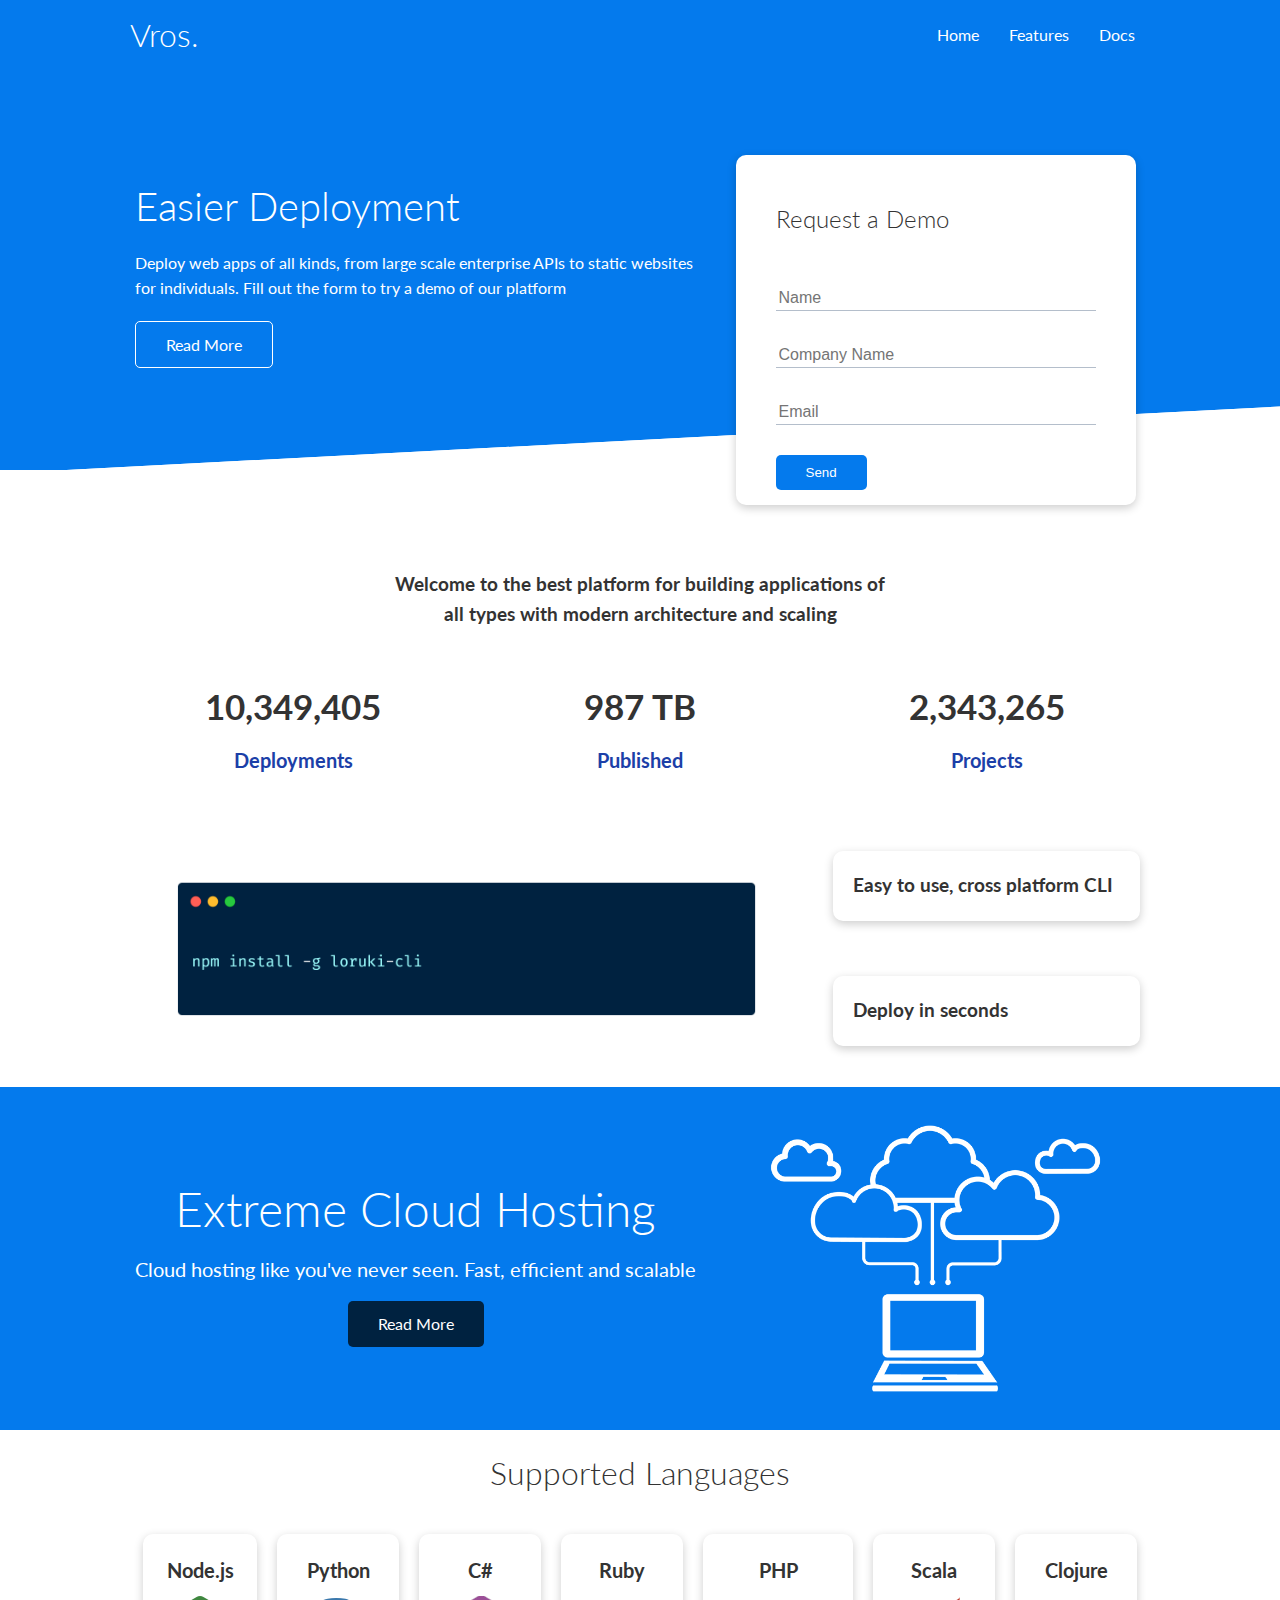
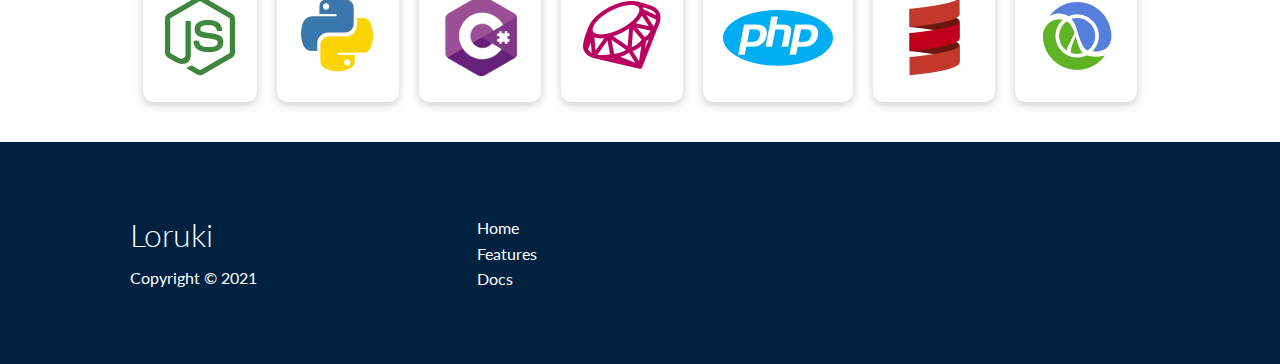
<file: index.html>
<!DOCTYPE html>
<html lang="en">
<head>
    <meta charset="UTF-8">
    <meta name="viewport" content="width=device-width, initial-scale=1.0">
    <link rel="stylesheet" href="https://cdnjs.cloudflare.com/ajax/libs/font-awesome/5.15.1/css/all.min.css" integrity="sha512-+4zCK9k+qNFUR5X+cKL9EIR+ZOhtIloNl9GIKS57V1MyNsYpYcUrUeQc9vNfzsWfV28IaLL3i96P9sdNyeRssA==" crossorigin="anonymous" />
    <link rel="stylesheet" href="css/utilities.css">
    <link rel="stylesheet" href="css/style.css">
    <title>VrosX | Cloud Hosting For Everyone</title>
</head>
<body>
    <!-- Navbar -->
    <div class="navbar">
        <div class="container flex">
            <h1 class="logo">Vros.</h1>
            <nav>
                <ul>
                    <li><a href="index.html">Home</a></li>
                    <li><a href="features.html">Features</a></li>
                    <li><a href="docs.html">Docs</a></li>
                </ul>
            </nav>
        </div>
    </div>
    
    <!-- Showcase -->
    <section class="showcase">
        <div class="container grid">
            <div class="showcase-text">
                <h1>Easier Deployment</h1>
                <p>Deploy web apps of all kinds, from large scale enterprise APIs to static websites for individuals. Fill out the form to try a demo of our platform</p>
                <a href="features.html" class="btn btn-outline">Read More</a>
            </div>

            <div class="showcase-form card">
                <h2>Request a Demo</h2>
                  <form name="contact" netlify-honeypot="bot-field" method="POST" data-netlify="true">
                    <input type="hidden" name="form-name" value="contact">
                    <p class="hidden">
                        <label>Don’t fill this out if you're human: <input name="bot-field" /></label>
                      </p>
                    <div class="form-control">
                        <input type="text" name="name" placeholder="Name" required>
                    </div>
                    <div class="form-control">
                        <input type="text" name="company" placeholder="Company Name" required>
                    </div>
                    <div class="form-control">
                        <input type="email" name="email" placeholder="Email" required>
                    </div>
                    <input type="submit" value="Send" class="btn btn-primary">
                </form>
            </div>
        </div>
    </section>

    <!-- Stats -->
    <section class="stats">
        <div class="container">
            <h3 class="stats-heading text-center my-1">
                Welcome to the best platform for building applications of all types with modern architecture and scaling
            </h3>

            <div class="grid grid-3 text-center my-4">
                <div>
                    <i class="fas fa-server fa-3x"></i>
                    <h3>10,349,405</h3>
                    <p class="text-secondary">Deployments</p>
                </div>
                <div>
                    <i class="fas fa-upload fa-3x"></i>
                    <h3>987 TB</h3>
                    <p class="text-secondary">Published</p>
                </div>
                <div>
                    <i class="fas fa-project-diagram fa-3x"></i>
                    <h3>2,343,265</h3>
                    <p class="text-secondary">Projects</p>
                </div>
            </div>
        </div>
    </section>

    <!-- Cli -->
    <section class="cli">
        <div class="container grid">
            <img src="images/cli.png" alt="">
            <div class="card">
                <h3>Easy to use, cross platform CLI</h3>
            </div>
            <div class="card">
                <h3>Deploy in seconds</h3>
            </div>
        </div>
    </section>

    <!-- Cloud -->
    <section class="cloud bg-primary my-2 py-2">
        <div class="container grid">
            <div class="text-center">
                <h2 class="lg">Extreme Cloud Hosting</h2>
                <p class="lead my-1">Cloud hosting like you've never seen. Fast, efficient and scalable</p>
                <a href="features.html" class="btn btn-dark">Read More</a>
            </div>
            <img src="images/cloud.png" alt="">
        </div>
    </section>

    <!-- Languages -->
    <section class="languages">
        <h2 class="md text-center my-2">
            Supported Languages
        </h2>
        <div class="container flex">
            <div class="card">
                <h4>Node.js</h4>
                <img src="images/logos/node.png" alt="">
            </div>
            <div class="card">
                <h4>Python</h4>
                <img src="images/logos/python.png" alt="">
              </div>
              <div class="card">
                <h4>C#</h4>
                <img src="images/logos/csharp.png" alt="">
              </div>
              <div class="card">
                <h4>Ruby</h4>
                <img src="images/logos/ruby.png" alt="">
              </div>
              <div class="card">
                <h4>PHP</h4>
                <img src="images/logos/php.png" alt="">
              </div>
              <div class="card">
                <h4>Scala</h4>
                <img src="images/logos/scala.png" alt="">
              </div>
              <div class="card">
                <h4>Clojure</h4>
                <img src="images/logos/clojure.png" alt="">
              </div>
        </div>
    </section>

    <!-- Footer -->
    <footer class="footer bg-dark py-5">
        <div class="container grid grid-3">
            <div>
                <h1>Loruki
                </h1>
                <p>Copyright &copy; 2021</p>
            </div>
            <nav>
                <ul>
                    <li><a href="index.html">Home</a></li>
                    <li><a href="features.html">Features</a></li>
                    <li><a href="docs.html">Docs</a></li>
                </ul>
            </nav>
            <div class="social">
                <a href="#"><i class="fab fa-github fa-2x"></i></a>
                <a href="#"><i class="fab fa-facebook fa-2x"></i></a>
                <a href="https://www.instagram.com/tresnohdyt/"><i class="fab fa-instagram fa-2x"></i></a>
                <a href="#"><i class="fab fa-twitter fa-2x"></i></a>
                <a href="https://discord.gg/2uYAz2j"><i class="fab fa-discord fa-2x"></i></a>
            </div>
        </div>
    </footer>
</body>
</html>
</file>
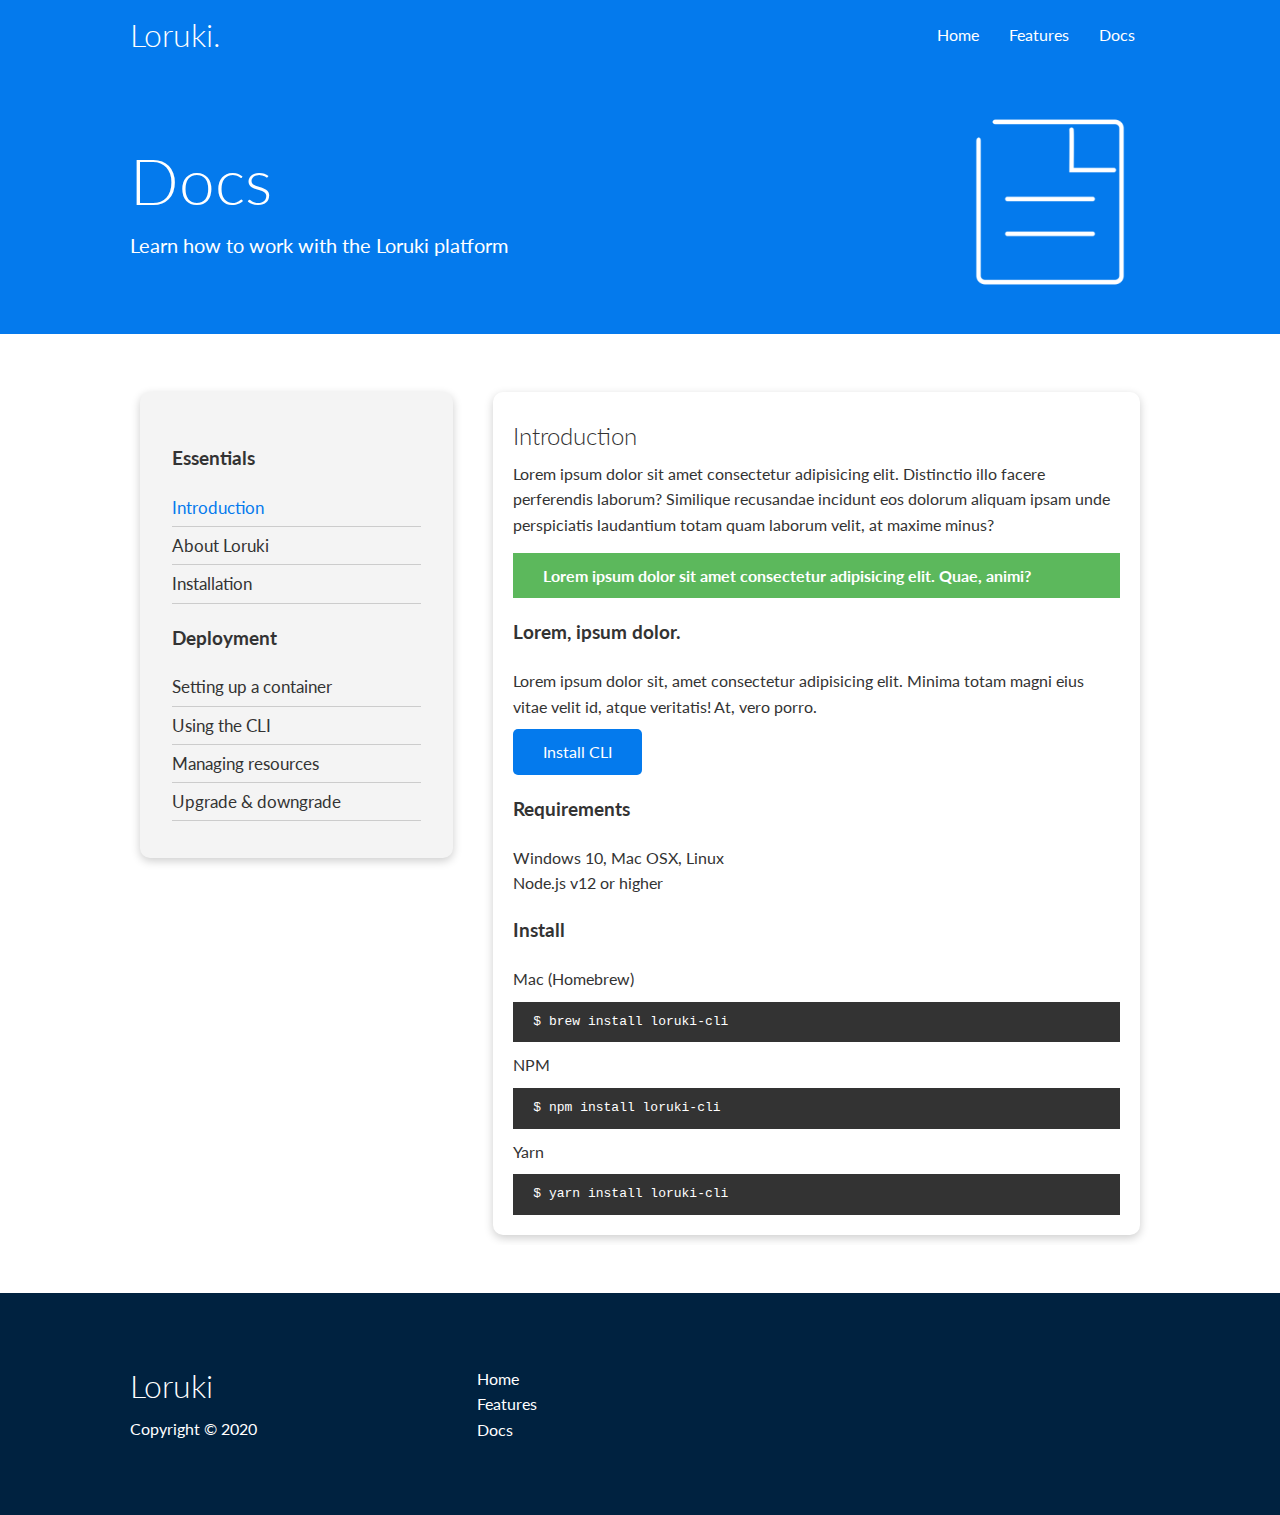
<file: docs.html>
<!DOCTYPE html>
<html lang="en">
<head>
    <meta charset="UTF-8">
    <meta name="viewport" content="width=device-width, initial-scale=1.0">
    <link rel="stylesheet" href="https://cdnjs.cloudflare.com/ajax/libs/font-awesome/5.15.1/css/all.min.css" integrity="sha512-+4zCK9k+qNFUR5X+cKL9EIR+ZOhtIloNl9GIKS57V1MyNsYpYcUrUeQc9vNfzsWfV28IaLL3i96P9sdNyeRssA==" crossorigin="anonymous" />
    <link rel="stylesheet" href="css/utilities.css">
    <link rel="stylesheet" href="css/style.css">
    <title>Loruki | Cloud Hosting For Everyone</title>
</head>
<body>
    <!-- Navbar -->
    <div class="navbar">
        <div class="container flex">
            <h1 class="logo">Loruki.</h1>
            <nav>
                <ul>
                    <li><a href="index.html">Home</a></li>
                    <li><a href="features.html">Features</a></li>
                    <li><a href="docs.html">Docs</a></li>
                </ul>
            </nav>
        </div>
    </div>

    <!-- Head -->
    <section class="docs-head bg-primary py-3">
        <div class="container grid">
            <div>
                <h1 class="xl">Docs</h1>
                <p class="lead">
                    Learn how to work with the Loruki platform
                </p>
            </div>
            <img src="images/docs.png" alt="">
        </div>
    </section>

    <!-- Docs main -->
    <section class="docs-main my-4">
        <div class="container grid">
            <div class="card bg-light p-3">
                <h3 class="my-2">Essentials</h3>
                <nav>
                    <ul>
                        <li><a class="text-primary" href="#">Introduction</a></li>
                        <li><a href="#">About Loruki</a></li>
                        <li><a href="#">Installation</a></li>
                    </ul>
                </nav>

                <h3 class="my-2">Deployment</h3>
                <nav>
                    <ul>
                        <li><a href="#">Setting up a container</a></li>
							<li><a href="#">Using the CLI</a></li>
							<li><a href="#">Managing resources</a></li>
							<li><a href="#">Upgrade & downgrade</a></li>
                    </ul>
                </nav>
            </div>
            <div class="card">
                <h2>Introduction</h2>
                <p>Lorem ipsum dolor sit amet consectetur adipisicing elit. Distinctio illo facere perferendis laborum? Similique recusandae incidunt eos dolorum aliquam ipsam unde perspiciatis laudantium totam quam laborum velit, at maxime minus?</p>

                <div class="alert alert-success">
                    <i class="fas fa-info"></i> Lorem ipsum dolor sit amet consectetur adipisicing elit. Quae, animi?
                </div>

                <h3>Lorem, ipsum dolor.</h3>
                <p>Lorem ipsum dolor sit, amet consectetur adipisicing elit. Minima totam magni eius vitae velit id, atque veritatis! At, vero porro.</p>
                <a href="#" class="btn btn-primary">Install CLI</a>

                <h3>Requirements</h3>
                <ul>
                    <li>Windows 10, Mac OSX, Linux</li>
                    <li>Node.js v12 or higher</li>
                </ul>

                <h3>Install</h3>
                <p>Mac (Homebrew)</p>
                <pre><code>$ brew install loruki-cli</code></pre>
                <p>NPM</p>
                <pre><code>$ npm install loruki-cli</code></pre>
                <p>Yarn</p>
                <pre><code>$ yarn install loruki-cli</code></pre>

            </div>
        </div>
    </section>
    
    <!-- Footer -->
    <footer class="footer bg-dark py-5">
        <div class="container grid grid-3">
            <div>
                <h1>Loruki
                </h1>
                <p>Copyright &copy; 2020</p>
            </div>
            <nav>
                <ul>
                    <li><a href="index.html">Home</a></li>
                    <li><a href="features.html">Features</a></li>
                    <li><a href="docs.html">Docs</a></li>
                </ul>
            </nav>
            <div class="social">
                <a href="#"><i class="fab fa-github fa-2x"></i></a>
                <a href="#"><i class="fab fa-facebook fa-2x"></i></a>
                <a href="https://www.instagram.com/tresnohdyt/"><i class="fab fa-instagram fa-2x"></i></a>
                <a href="#"><i class="fab fa-twitter fa-2x"></i></a>
                <a href="https://discord.gg/2uYAz2j"><i class="fab fa-discord fa-2x"></i></a>
            </div>
        </div>
    </footer>
</body>
</html>
</file>
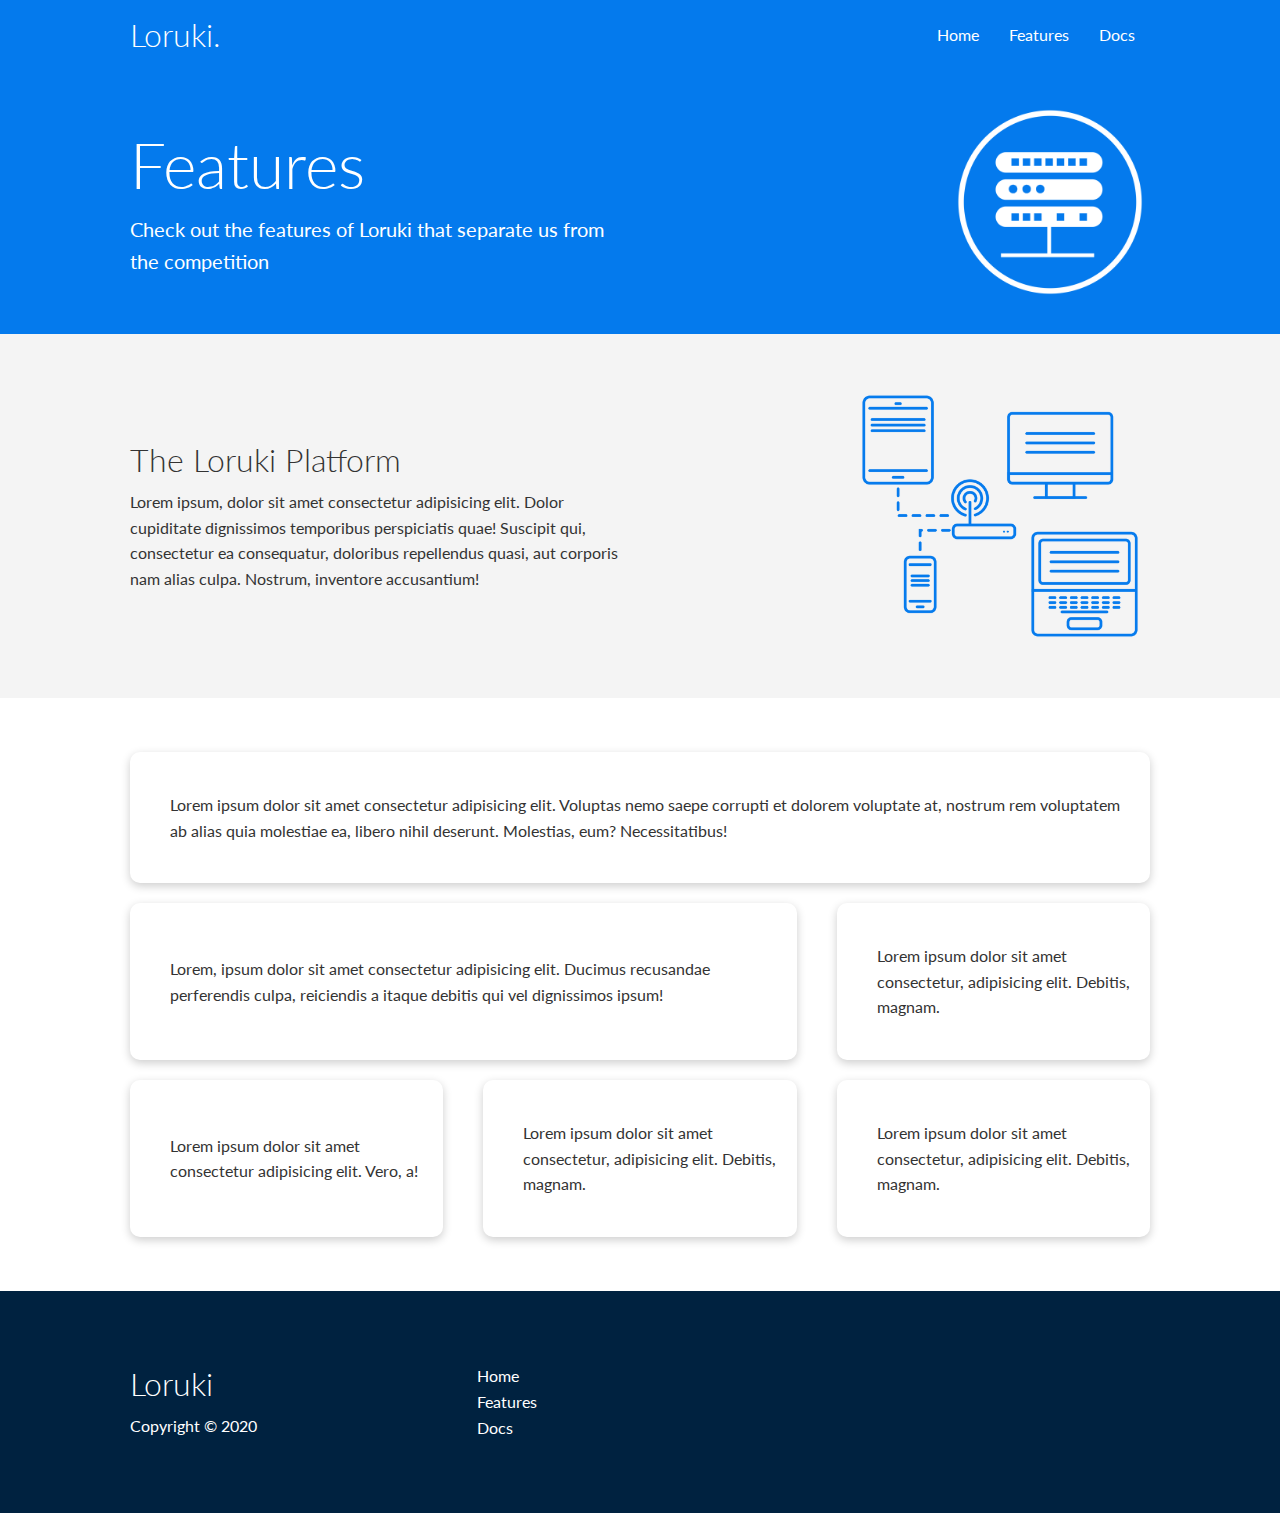
<file: features.html>
<!DOCTYPE html>
<html lang="en">
<head>
    <meta charset="UTF-8">
    <meta name="viewport" content="width=device-width, initial-scale=1.0">
    <link rel="stylesheet" href="https://cdnjs.cloudflare.com/ajax/libs/font-awesome/5.15.1/css/all.min.css" integrity="sha512-+4zCK9k+qNFUR5X+cKL9EIR+ZOhtIloNl9GIKS57V1MyNsYpYcUrUeQc9vNfzsWfV28IaLL3i96P9sdNyeRssA==" crossorigin="anonymous" />
    <link rel="stylesheet" href="css/utilities.css">
    <link rel="stylesheet" href="css/style.css">
    <title>Loruki | Cloud Hosting For Everyone</title>
</head>
<body>
    <!-- Navbar -->
    <div class="navbar">
        <div class="container flex">
            <h1 class="logo">Loruki.</h1>
            <nav>
                <ul>
                    <li><a href="index.html">Home</a></li>
                    <li><a href="features.html">Features</a></li>
                    <li><a href="docs.html">Docs</a></li>
                </ul>
            </nav>
        </div>
    </div>

    <!-- Head -->
    <section class="features-head bg-primary py-3">
        <div class="container grid">
            <div>
                <h1 class="xl">Features</h1>
                <p class="lead">
                    Check out the features of Loruki that separate us from the
						competition
                </p>
            </div>
            <img src="images/server.png" alt="">
        </div>
    </section>

    <!-- Sub head -->
    <section class="features-sub-head bg-light py-3">
        <div class="container grid">
            <div>
                <h1 class="md">The Loruki Platform</h1>
                <p>
                    Lorem ipsum, dolor sit amet consectetur adipisicing elit. Dolor cupiditate dignissimos temporibus perspiciatis quae! Suscipit qui, consectetur ea consequatur, doloribus repellendus quasi, aut corporis nam alias culpa. Nostrum, inventore accusantium!
                </p>
            </div>
            <img src="images/server2.png" alt="">
        </div>
    </section>

    <section class="features-main my-2">
        <div class="container grid grid-3">
            <div class="card flex">
                <i class="fas fa-server fa-3x"></i>
                <p>Lorem ipsum dolor sit amet consectetur adipisicing elit. Voluptas nemo saepe corrupti et dolorem voluptate at, nostrum rem voluptatem ab alias quia molestiae ea, libero nihil deserunt. Molestias, eum? Necessitatibus!</p>
            </div>
            <div class="card flex">
                <i class="fas fa-network-wired fa-3x"></i>
                <p>
                    Lorem, ipsum dolor sit amet consectetur adipisicing elit. Ducimus
                    recusandae perferendis culpa, reiciendis a itaque debitis qui vel
                    dignissimos ipsum!
                </p>
            </div>
            <div class="card flex">
                <i class="fas fa-laptop-code fa-3x"></i>
                <p>
                    Lorem ipsum dolor sit amet consectetur, adipisicing elit. Debitis,
                    magnam.
                </p>
            </div>
            <div class="card flex">
                <i class="fas fa-database fa-3x"></i>
                <p>
                    Lorem ipsum dolor sit amet consectetur adipisicing elit. Vero, a!
                </p>
            </div>
            <div class="card flex">
                <i class="fas fa-power-off fa-3x"></i>
                <p>
                    Lorem ipsum dolor sit amet consectetur, adipisicing elit. Debitis,
                    magnam.
                </p>
            </div>
            <div class="card flex">
                <i class="fas fa-upload fa-3x"></i>
                <p>
                    Lorem ipsum dolor sit amet consectetur, adipisicing elit. Debitis,
                    magnam.
                </p>
            </div>
        </div>
    </section>

    <!-- Footer -->
    <footer class="footer bg-dark py-5">
        <div class="container grid grid-3">
            <div>
                <h1>Loruki
                </h1>
                <p>Copyright &copy; 2020</p>
            </div>
            <nav>
                <ul>
                    <li><a href="index.html">Home</a></li>
                    <li><a href="features.html">Features</a></li>
                    <li><a href="docs.html">Docs</a></li>
                </ul>
            </nav>
            <div class="social">
                <a href="#"><i class="fab fa-github fa-2x"></i></a>
                <a href="#"><i class="fab fa-facebook fa-2x"></i></a>
                <a href="https://www.instagram.com/tresnohdyt/"><i class="fab fa-instagram fa-2x"></i></a>
                <a href="#"><i class="fab fa-twitter fa-2x"></i></a>
                <a href="https://discord.gg/2uYAz2j"><i class="fab fa-discord fa-2x"></i></a>
            </div>
        </div>
    </footer>
</body>
</html>
</file>
<file: css/utilities.css>
.container {
    max-width: 1100px;
    margin: 0 auto;
    overflow: auto;
    padding: 0 40px;
  }
  
  .card {
    background-color: #fff;
    color: #333;
    border-radius: 10px;
    box-shadow: 0 3px 10px rgba(0, 0, 0, 0.2);
    padding: 20px;
    margin: 10px;
  }
  
  .btn {
    display: inline-block;
    padding: 10px 30px;
    cursor: pointer;
    background: var(--primary-color);
    color: #fff;
    border: none;
    border-radius: 5px;
  }
  
  .btn-outline {
    background-color: transparent;
    border: 1px #fff solid;
  }
  
  .btn:hover {
    transform: scale(0.98);
  }
  
  /* Backgrounds & colored buttons */
  .bg-primary,
  .btn-primary {
    background-color: var(--primary-color);
    color: #fff;
  }
  
  .bg-secondary,
  .btn-secondary {
    background-color: var(--secondary-color);
    color: #fff;
  }
  
  .bg-dark,
  .btn-dark {
    background-color: var(--dark-color);
    color: #fff;
  }
  
  .bg-light,
  .btn-light {
    background-color: var(--light-color);
    color: #333;
  }
  
  .bg-primary a,
  .btn-primary a,
  .bg-secondary a,
  .btn-secondary a,
  .bg-dark a,
  .btn-dark a {
    color: #fff;
  }
  
  /* Text colors */
  .text-primary {
    color: var(--primary-color);
  }
  
  .text-secondary {
    color: var(--secondary-color);
  }
  
  .text-dark {
    color: var(--dark-color);
  }
  
  .text-light {
    color: var(--light-color);
  }
  
  /* Text sizes */
  .lead {
    font-size: 20px;
  }
  
  .sm {
    font-size: 1rem;
  }
  
  .md {
    font-size: 2rem;
  }
  
  .lg {
    font-size: 3rem;
  }
  
  .xl {
    font-size: 4rem;
  }
  
  .text-center {
    text-align: center;
  }
  
  /* Alert */
  .alert {
    background-color: var(--light-color);
    padding: 10px 20px;
    font-weight: bold;
    margin: 15px 0;
  }
  
  .alert i {
    margin-right: 10px;
  }
  
  .alert-success {
    background-color: var(--success-color);
    color: #fff;
  }
  
  .alert-error {
    background-color: var(--error-color);
    color: #fff;
  }
  
  .flex {
    display: flex;
    justify-content: center;
    align-items: center;
    height: 100%;
  }
  
  .grid {
    display: grid;
    grid-template-columns: repeat(2, 1fr);
    gap: 20px;
    justify-content: center;
    align-items: center;
    height: 100%;
  }
  
  .grid-3 {
    grid-template-columns: repeat(3, 1fr);
  }
  
  /* Margin */
  .my-1 {
    margin: 1rem 0;
  }
  
  .my-2 {
    margin: 1.5rem 0;
  }
  
  .my-3 {
    margin: 2rem 0;
  }
  
  .my-4 {
    margin: 3rem 0;
  }
  
  .my-5 {
    margin: 4rem 0;
  }
  
  .m-1 {
    margin: 1rem;
  }
  
  .m-2 {
    margin: 1.5rem;
  }
  
  .m-3 {
    margin: 2rem;
  }
  
  .m-4 {
    margin: 3rem;
  }
  
  .m-5 {
    margin: 4rem;
  }
  
  /* Padding */
  .py-1 {
    padding: 1rem 0;
  }
  
  .py-2 {
    padding: 1.5rem 0;
  }
  
  .py-3 {
    padding: 2rem 0;
  }
  
  .py-4 {
    padding: 3rem 0;
  }
  
  .py-5 {
    padding: 4rem 0;
  }
  
  .p-1 {
    padding: 1rem;
  }
  
  .p-2 {
    padding: 1.5rem;
  }
  
  .p-3 {
    padding: 2rem;
  }
  
  .p-4 {
    padding: 3rem;
  }
  
  .p-5 {
    padding: 4rem;
  }
</file>
<file: css/style.css>
@import url('https://fonts.googleapis.com/css2?family=Lato:wght@300&display=swap');

:root {
  --primary-color: #047aed;
  --secondary-color: #1c3fa8;
  --dark-color: #002240;
  --light-color: #f4f4f4;
  --success-color: #5cb85c;
  --error-color: #d9534f;
}

* {
  box-sizing: border-box;
  padding: 0;
  margin: 0;
}

body {
  font-family: 'Lato', sans-serif;
  color: #333;
  line-height: 1.6;
}

ul {
  list-style-type: none;
}

a {
  text-decoration: none;
  color: #333;
}

h1,
h2 {
  font-weight: 300;
  line-height: 1.2;
  margin: 10px 0;
}

p {
  margin: 10px 0;
}

img {
  width: 100%;
}

code,
pre {
  background: #333;
  color: #fff;
  padding: 10px;
}

.hidden {
  visibility: hidden;
  height: 0;
}

/* Navbar */
.navbar {
  background-color: var(--primary-color);
  color: #fff;
  height: 70px;
}

.navbar ul {
  display: flex;
}

.navbar a {
  color: #fff;
  padding: 10px;
  margin: 0 5px;
}

.navbar a:hover {
  border-bottom: 2px #fff solid;
}

.navbar .flex {
  justify-content: space-between;
}

/* Showcase */
.showcase {
  height: 400px;
  background-color: var(--primary-color);
  color: #fff;
  position: relative;
}

.showcase h1 {
  font-size: 40px;
}

.showcase p {
  margin: 20px 0;
}

.showcase .grid {
  overflow: visible;
  grid-template-columns: 55% auto;
  gap: 30px;
}

.showcase-text {
  animation: slideInFromLeft 1s ease-in;
}

.showcase-form {
  position: relative;
  top: 60px;
  height: 350px;
  width: 400px;
  padding: 40px;
  z-index: 100;
  justify-self: flex-end;
  animation: slideInFromRight 1s ease-in;
}

.showcase-form .form-control {
  margin: 30px 0;
}

.showcase-form input[type='text'],
.showcase-form input[type='email'] {
  border: 0;
  border-bottom: 1px solid #b4becb;
  width: 100%;
  padding: 3px;
  font-size: 16px;
}

.showcase-form input:focus {
  outline: none;
}

.showcase::before,
.showcase::after {
  content: '';
  position: absolute;
  height: 100px;
  bottom: -70px;
  right: 0;
  left: 0;
  background: #fff;
  transform: skewY(-3deg);
  -webkit-transform: skewY(-3deg);
  -moz-transform: skewY(-3deg);
  -ms-transform: skewY(-3deg);
}

/* Stats */
.stats {
  padding-top: 100px;
  animation: slideInFromBottom 1s ease-in;
}

.stats-heading {
  max-width: 500px;
  margin: auto;
}

.stats .grid h3 {
  font-size: 35px;
}

.stats .grid p {
  font-size: 20px;
  font-weight: bold;
}

/* Cli */
.cli .grid {
  grid-template-columns: repeat(3, 1fr);
  grid-template-rows: repeat(2, 1fr);
}

.cli .grid > *:first-child {
  grid-column: 1 / span 2;
  grid-row: 1 / span 2;
}

/* Cloud */
.cloud .grid {
  grid-template-columns: 4fr 3fr;
}

/* Languages */

.languages .flex {
  flex-wrap: wrap;
}

.languages .card {
  text-align: center;
  margin: 18px 10px 40px;
  transition: transform 0.2s ease-in;
}

.languages .card h4 {
  font-size: 20px;
  margin-bottom: 10px;
}

.languages .card:hover {
  transform: translateY(-15px);
}

/* Features */
.features-head img,
.docs-head img {
  width: 200px;
  justify-self: flex-end;
}

.features-sub-head img {
  width: 300px;
  justify-self: flex-end;
}

.features-main .card > i {
  margin-right: 20px;
}

.features-main .grid {
  padding: 30px;
}

.features-main .grid > *:first-child {
  grid-column: 1 / span 3;
}

.features-main .grid > *:nth-child(2) {
  grid-column: 1 / span 2;
}

/* Docs */
.docs-main h3 {
  margin: 20px 0;
}

.docs-main .grid {
  grid-template-columns: 1fr 2fr;
  align-items: flex-start;
}

.docs-main nav li {
  font-size: 17px;
  padding-bottom: 5px;
  margin-bottom: 5px;
  border-bottom: 1px #ccc solid;
}

.docs-main a:hover {
  font-weight: bold;
}

/* Footer */
.footer .social a {
  margin: 0 10px;
}

.fa-github:hover {
  color: #000000;
}

.fa-facebook:hover {
  color: #1773EA;
}

.fa-instagram:hover {
  color: #B32E87;
}

.fa-twitter:hover {
  color: #1C9CEA;
}

/* Animations */
@keyframes slideInFromLeft {
  0% {
    transform: translateX(-100%);
  }

  100% {
    transform: translateX(0);
  }
}

@keyframes slideInFromRight {
  0% {
    transform: translateX(100%);
  }

  100% {
    transform: translateX(0);
  }
}

@keyframes slideInFromTop {
  0% {
    transform: translateY(-100%);
  }

  100% {
    transform: translateX(0);
  }
}

@keyframes slideInFromBottom {
  0% {
    transform: translateY(100%);
  }

  100% {
    transform: translateX(0);
  }
}

/* Tablets and under */
@media (max-width: 768px) {
  .grid,
  .showcase .grid,
  .stats .grid,
  .cli .grid,
  .cloud .grid,
  .features-main .grid,
  .docs-main .grid {
    grid-template-columns: 1fr;
    grid-template-rows: 1fr;
  }

  .showcase {
    height: auto;
  }

  .showcase-text {
    text-align: center;
    margin-top: 40px;
    animation: slideInFromTop 1s ease-in;
  }

  .showcase-form {
    justify-self: center;
    margin: auto;
    animation: slideInFromBottom 1s ease-in;
  }

  .cli .grid > *:first-child {
    grid-column: 1;
    grid-row: 1;
  }

  .features-head,
  .features-sub-head,
  .docs-head {
    text-align: center;
  }

  .features-head img,
  .features-sub-head img,
  .docs-head img {
    justify-self: center;
  }

  .features-main .grid > *:first-child,
  .features-main .grid > *:nth-child(2) {
    grid-column: 1;
  }
}

/* Mobile */
@media (max-width: 500px) {
  .navbar {
    height: 110px;
  }

  .navbar .flex {
    flex-direction: column;
  }

  .navbar ul {
    padding: 10px;
    background-color: rgba(0, 0, 0, 0.1);
  }
  
  .showcase-form {
    width: 300px;
  }
}
</file>
